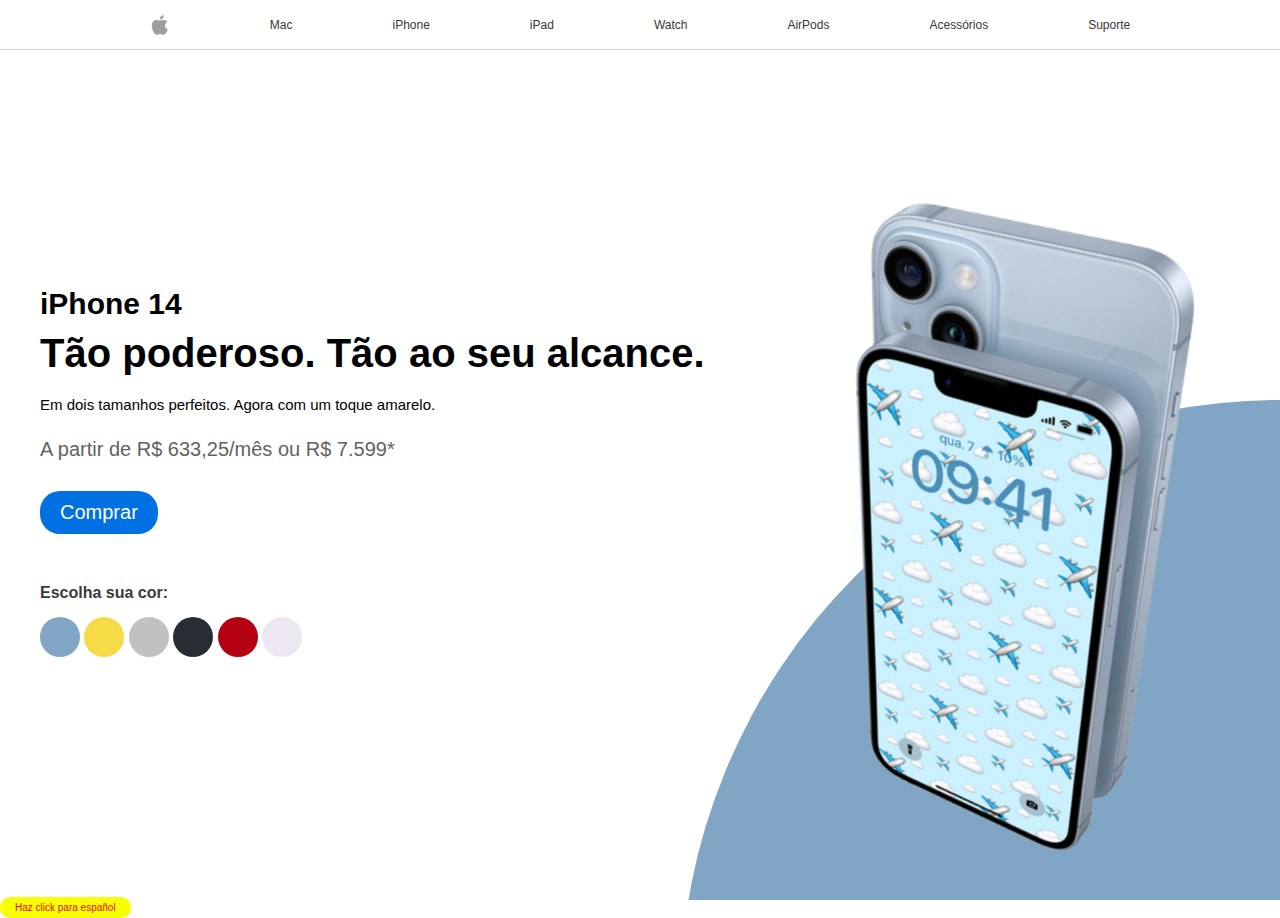
<file: index.html>
<!DOCTYPE html>
<html lang="pt-br">

<head>
    <meta charset="UTF-8">
    <meta http-equiv="X-UA-Compatible" content="IE=edge">
    <meta name="viewport" content="width=device-width, initial-scale=1.0">
    <title>iPhone - Aple (Brasil)</title>
    <link rel="stylesheet" href="style.css">
    <script src="./scripts.js"></script>
</head>

<body>

    <div class="menu-superior">
        <img class="logo" src="./Imagens/logo.png">
        <ul>
            <li>Mac</li>
            <li>iPhone</li>
            <li>iPad</li>
            <li>Watch</li>
            <li>AirPods</li>
            <li>Acessórios</li>
            <li>Suporte</li>
        </ul>
    </div>

    <div class="caixa-azul">

        <div>

            <h1 class="fonte-iPhone">iPhone 14</h1>

            <h2 class="fonte-secundaria">Tão poderoso. Tão ao seu alcance.</h2>

            <p class="paragrafo">Em dois tamanhos perfeitos. Agora com um toque amarelo.</p>

            <p class="preco">A partir de R$ 633,25/mês ou R$ 7.599*</p>

            <button class="botao">Comprar</button>

            <p class="escolha-cor">Escolha sua cor:</p>

            <div>
                <button onclick="trocaCor('#81A5C4'); trocaImagem('./Imagens/iphone-azul.png')" class="azul troca-cor"></button>
                <button onclick="trocaCor('#F7DA47'); trocaImagem('./Imagens/iphone-amarelo.png')" class="amarelo troca-cor"></button>
                <button onclick="trocaCor('#C1C1C1'); trocaImagem('./Imagens/iphone-branco.png')" class="branco troca-cor"></button>
                <button onclick="trocaCor('#272D33'); trocaImagem('./Imagens/iphone-preto.png')" class="preto troca-cor"></button>
                <button onclick="trocaCor('#B50012'); trocaImagem('./Imagens/iphone-vermelho.png')" class="vermelho troca-cor"></button>
                <button onclick="trocaCor('#EDE7F1'); trocaImagem('./Imagens/iphone-roxo.png')" class="roxo troca-cor"></button>
            </div>

        </div>

        <div class="circulo"></div>

        <img class="imagem-iphones"src="./Imagens/iphone-azul.png">

    </div>

    <a href="./index español.html"> 

        <button class="botao2"> Haz click para español</button>

    </a>


</body>

</html>
</file>
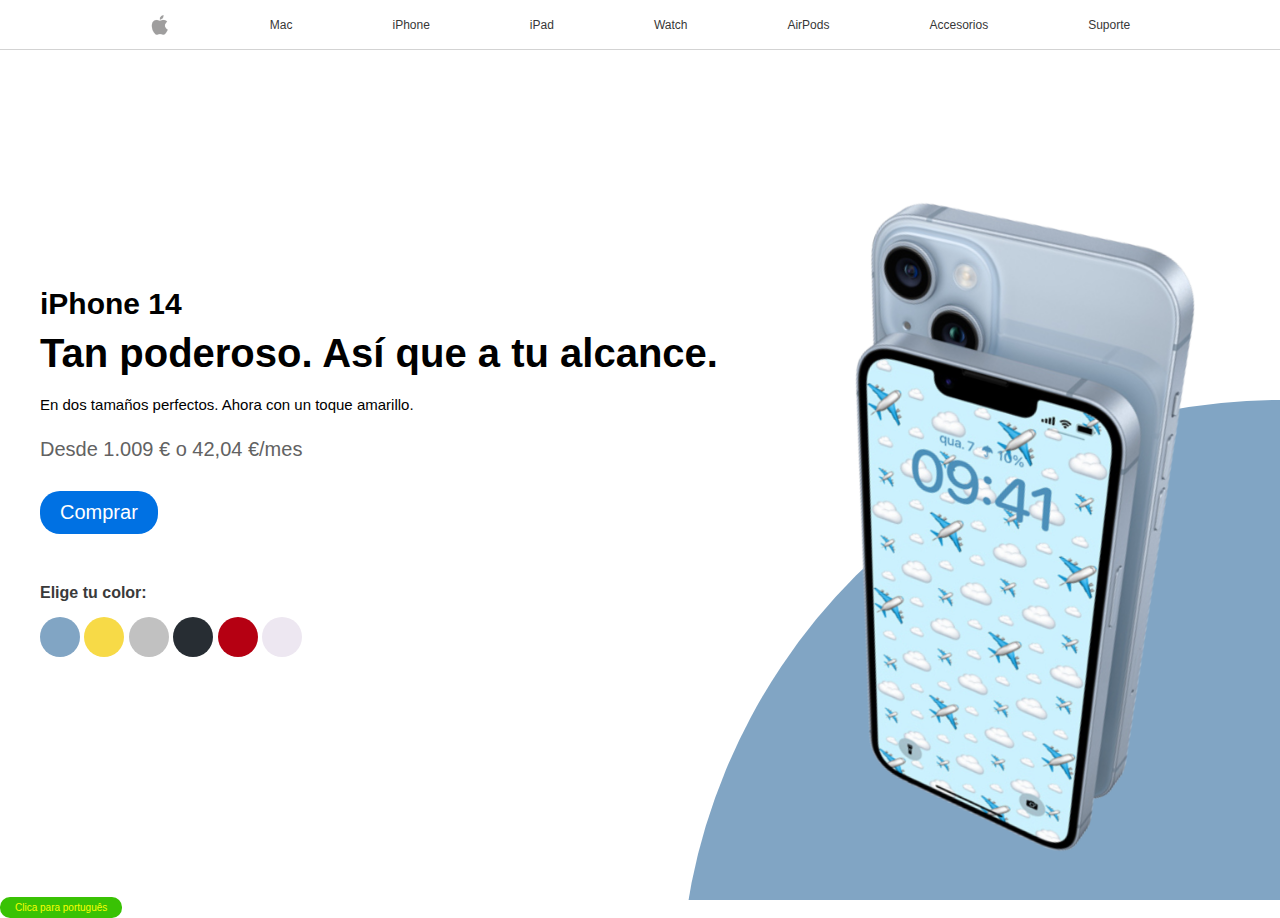
<file: index español.html>
<!DOCTYPE html>
<html lang="es">

<head>
    <meta charset="UTF-8">
    <meta http-equiv="X-UA-Compatible" content="IE=edge">
    <meta name="viewport" content="width=device-width, initial-scale=1.0">
    <title>iPhone - Aple (España)</title>
    <link rel="stylesheet" href="style.css">
    <script src="./scripts.js"></script>
</head>

<body>

    <div class="menu-superior">
        <img class="logo" src="./Imagens/logo.png">
        <ul>
            <li>Mac</li>
            <li>iPhone</li>
            <li>iPad</li>
            <li>Watch</li>
            <li>AirPods</li>
            <li>Accesorios</li>
            <li>Suporte</li>
        </ul>
    </div>

    <div class="caixa-azul">

        <div>

            <h1 class="fonte-iPhone">iPhone 14</h1>

            <h2 class="fonte-secundaria">Tan poderoso. Así que a tu alcance.</h2>

            <p class="paragrafo">En dos tamaños perfectos. Ahora con un toque amarillo.</p>

            <p class="preco">Desde 1.009 € o 42,04 €/mes</p>

            <button class="botao">Comprar</button>

            <p class="escolha-cor">Elige tu color:</p>

            <div>
                <button onclick="trocaCor('#81A5C4'); trocaImagem('./Imagens/iphone-azul.png')" class="azul troca-cor"></button>
                <button onclick="trocaCor('#F7DA47'); trocaImagem('./Imagens/iphone-amarelo.png')" class="amarelo troca-cor"></button>
                <button onclick="trocaCor('#C1C1C1'); trocaImagem('./Imagens/iphone-branco.png')" class="branco troca-cor"></button>
                <button onclick="trocaCor('#272D33'); trocaImagem('./Imagens/iphone-preto.png')" class="preto troca-cor"></button>
                <button onclick="trocaCor('#B50012'); trocaImagem('./Imagens/iphone-vermelho.png')" class="vermelho troca-cor"></button>
                <button onclick="trocaCor('#EDE7F1'); trocaImagem('./Imagens/iphone-roxo.png')" class="roxo troca-cor"></button>
            </div>

        </div>

        <div class="circulo"></div>

        <img class="imagem-iphones"src="./Imagens/iphone-azul.png">

    </div>

    <a href="./index.html"> 

        <button class="botao3"> Clica para português</button>

    </a>


</body>

</html>
</file>
<file: style.css>
* {
    font-family: sans-serif;
    margin: 0;
    padding: 0;
    box-sizing: border-box;
}

.menu-superior{
    display: flex;
    height: 50px;
    align-items: center;
    justify-content: center;
    border-bottom: 1px solid #d3d3d3;
}

ul{
    display: flex;
    gap: 100px;
    list-style: none;
    margin-left: 100px;
}

li{
    font-size: 12px;
    font-weight: 400;
    color: #373737;
}

.logo{
    height: 20px;
       
}

.caixa-azul {
    display: flex;
    justify-content: space-between;
    align-items: center;
    padding: 40px;

}

.fonte-iPhone {
    font-size: 30px;
}

.fonte-secundaria {
    font-size: 40px;
    margin-top: 10px;
    margin-bottom: 20px;
}

.paragrafo {
    font-size: 15px;
    margin-bottom: 25px;
}

.preco {
    font-size: 20px;
    color: #626262;
    font-weight: 300;
    margin-bottom: 30px;
}


.botao {
    background-color: #0071e3;
    color: #ffffff;
    padding: 10px 20px;
    border: none;
    border-radius: 20px;
    font-size: 20px;
    cursor: pointer;
}
.botao2{
    font-size: 10px;
    cursor: pointer;
    border-radius: 10px;
    border: none;
    padding: 5px 15px;
    color: #f50505;
    background-color: #f7ff04;
}
.botao3{
    font-size: 10px;
    cursor: pointer;
    border-radius: 10px;
    border: none;
    padding: 5px 15px;
    color: #f7ff04;
    background-color:#39c204 

}

.troca-cor {
    width: 40px;
    height: 40px;
    border-radius: 50px;
    border: none;
    cursor: pointer;
}

.azul {
    background-color: #81A5C4;
}

.amarelo {
    background-color: #F7DA47;
}

.branco {
    background-color: #C1C1C1;
}

.preto {
    background-color: #272D33;
}

.vermelho {
    background-color: #B50012;
}

.roxo {
    background-color: #EDE7F1;
}

.escolha-cor {
    font-size: 16px;
    color: #3a3a3a;
    font-weight: 700;
    margin-top: 50px;
    margin-bottom: 15px;
}


.imagem-iphones{
    width: 450px;
    margin-top: 100px;
    z-index: 99;
}

.circulo{
    width: 100%;
    height: 100%;
    background: #81A5C4;
    position: absolute;
    top: 0;
    left: 0;
    clip-path: circle(600px at right 1000px);
}

@media screen and (max-width:800px) {
    .menu-superior{
        display: none;
    }
    .caixa-azul{
        display: inline;
    }
    .circulo{
        display: none;
    }
    .imagem-iphones{
        margin-top: 10px;
        margin-left: 5px;
        margin-right: 30px;
        width: auto;
        height: auto;
        max-width: 300px;
        max-height: 350px;
    }
    
    }
</file>
